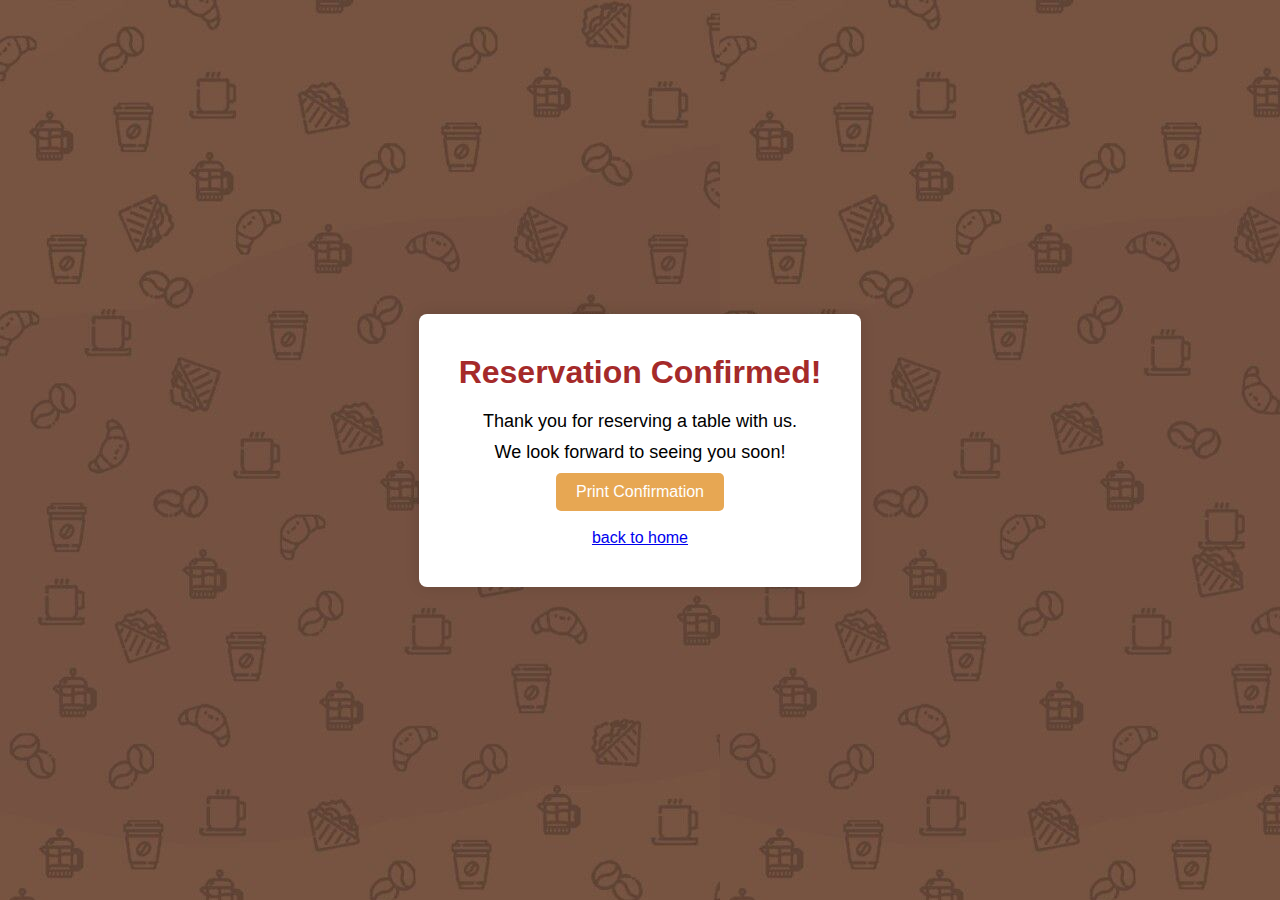
<file: bookconfirm.html>
<!DOCTYPE html>
<html lang="en">
<head>
  <meta charset="UTF-8">
  <meta name="viewport" content="width=device-width, initial-scale=1.0">
  <title>Reservation Confirmation</title>
  <link rel="icon" type="image" href="logo1.jpg">
  <link rel="stylesheet" href="bookconfirrr.css">
</head>
<body>
  <div class="container">
    <div class="confirmation-box">
      <h1>Reservation Confirmed!</h1>
      <p>Thank you for reserving a table with us.</p>
      <p>We look forward to seeing you soon!</p>
      <button>Print Confirmation</button>
      <br><br>
      <a href="projecttt.html">back to home</a>
    </div>
  </div>
</body>
</html>
</file>
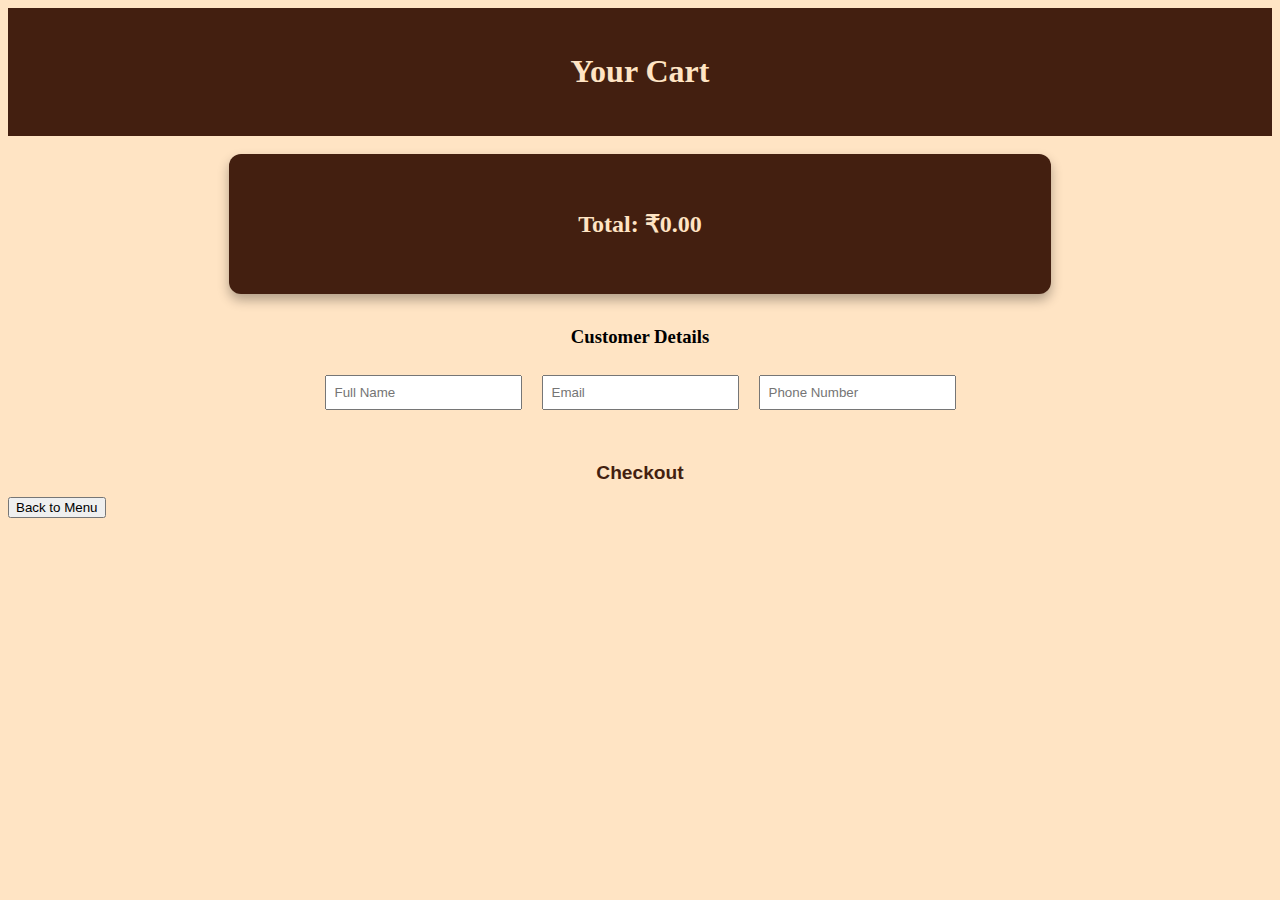
<file: cart.html>
<!DOCTYPE html>
<html lang="en">
<head>
  <script src="https://checkout.razorpay.com/v1/checkout.js"></script>
  <meta charset="UTF-8">
  <meta name="viewport" content="width=device-width, initial-scale=1.0">
  <title>Cart</title>
  <link rel="icon" type="image" href="logo1.jpg">
  <link rel="stylesheet" href="cartt.css">
</head>
<body>
  <header>
    <h1>Your Cart</h1>
  </header>
<br>
  <main>
    <div id="cartContainer">
      <ul id="cartList"></ul>
      <p id="totalPrice">Total: ₹0.00</p>
    </div>
    <div id="customerDetails" style="margin: 2rem 0; text-align: center;">
      <h3>Customer Details</h3>
      <input type="text" id="customerName" placeholder="Full Name" required style="padding: 0.5rem; margin: 0.5rem;">
      <input type="email" id="customerEmail" placeholder="Email" required style="padding: 0.5rem; margin: 0.5rem;">
      <input type="tel" id="customerPhone" placeholder="Phone Number" required style="padding: 0.5rem; margin: 0.5rem;">
    </div>
    
    <button id="checkoutButton" onclick="checkout()">Checkout</button>
    <button id="getlost" onclick="goBack()">Back to Menu</button>
  </main>
  <script src="carttt.js"></script>
</body>
</html>
</file>
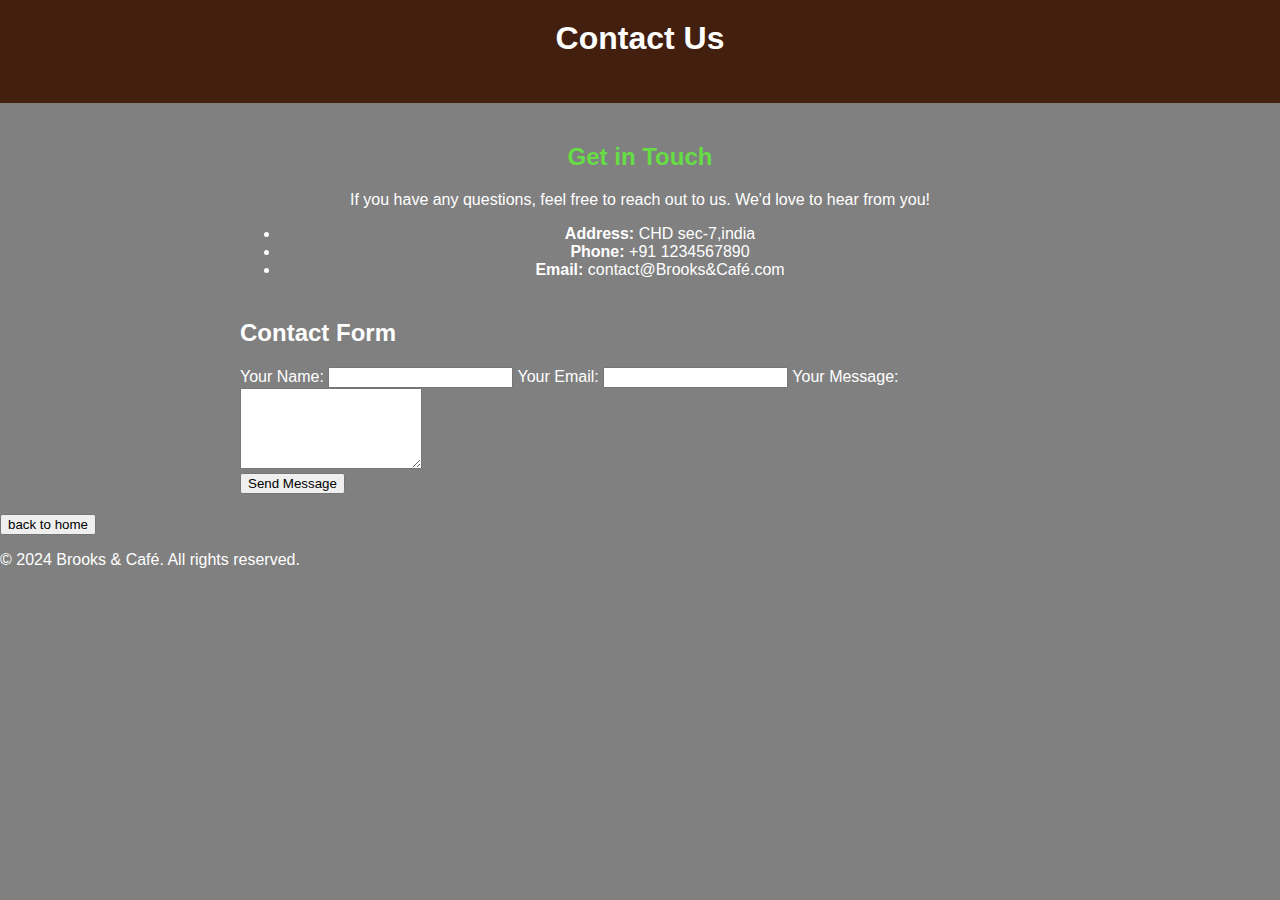
<file: contact.html>
<!DOCTYPE html>
<html lang="en">
<head>
    <meta charset="UTF-8">
    <meta name="viewport" content="width=device-width, initial-scale=1.0">
    <title>Contact Us - Brooks & Café</title>
    <link rel="icon" type="image" href="logo1.jpg">
    <link rel="stylesheet" href="contacc.css">
</head>
<body>
    <header>
        <h1>Contact Us</h1>
        <nav>
            <ul>
                
            </ul>
        </nav>
    </header>

    <main>
        <section id="contact-info">
            <h2>Get in Touch</h2>
            <p>If you have any questions, feel free to reach out to us. We'd love to hear from you!</p>
            <ul>
                <li><strong>Address:</strong> CHD sec-7,india</li>
                <li><strong>Phone:</strong> +91 1234567890</li>
                <li><strong>Email:</strong> contact@Brooks&Café.com</li>
            </ul>
        </section>

        <section id="contact-form">
            <h2>Contact Form</h2>
            <form action="#" method="post">
                <label for="name">Your Name:</label>
                <input type="text" id="name" name="name" required>

                <label for="email">Your Email:</label>
                <input type="email" id="email" name="email" required>

                <label for="message">Your Message:</label>
                <textarea id="message" name="message" rows="5" required></textarea>

                
            </form>
            <a href="thankyu.html"><button type="">Send Message</button></a>
        </section>
    </main>
    <form><button type="submit" formaction="projecttt.html">back to home</button></form>
    <footer>
        <p>&copy; 2024 Brooks & Café. All rights reserved.</p>
    </footer>
</body>
</html>
</file>
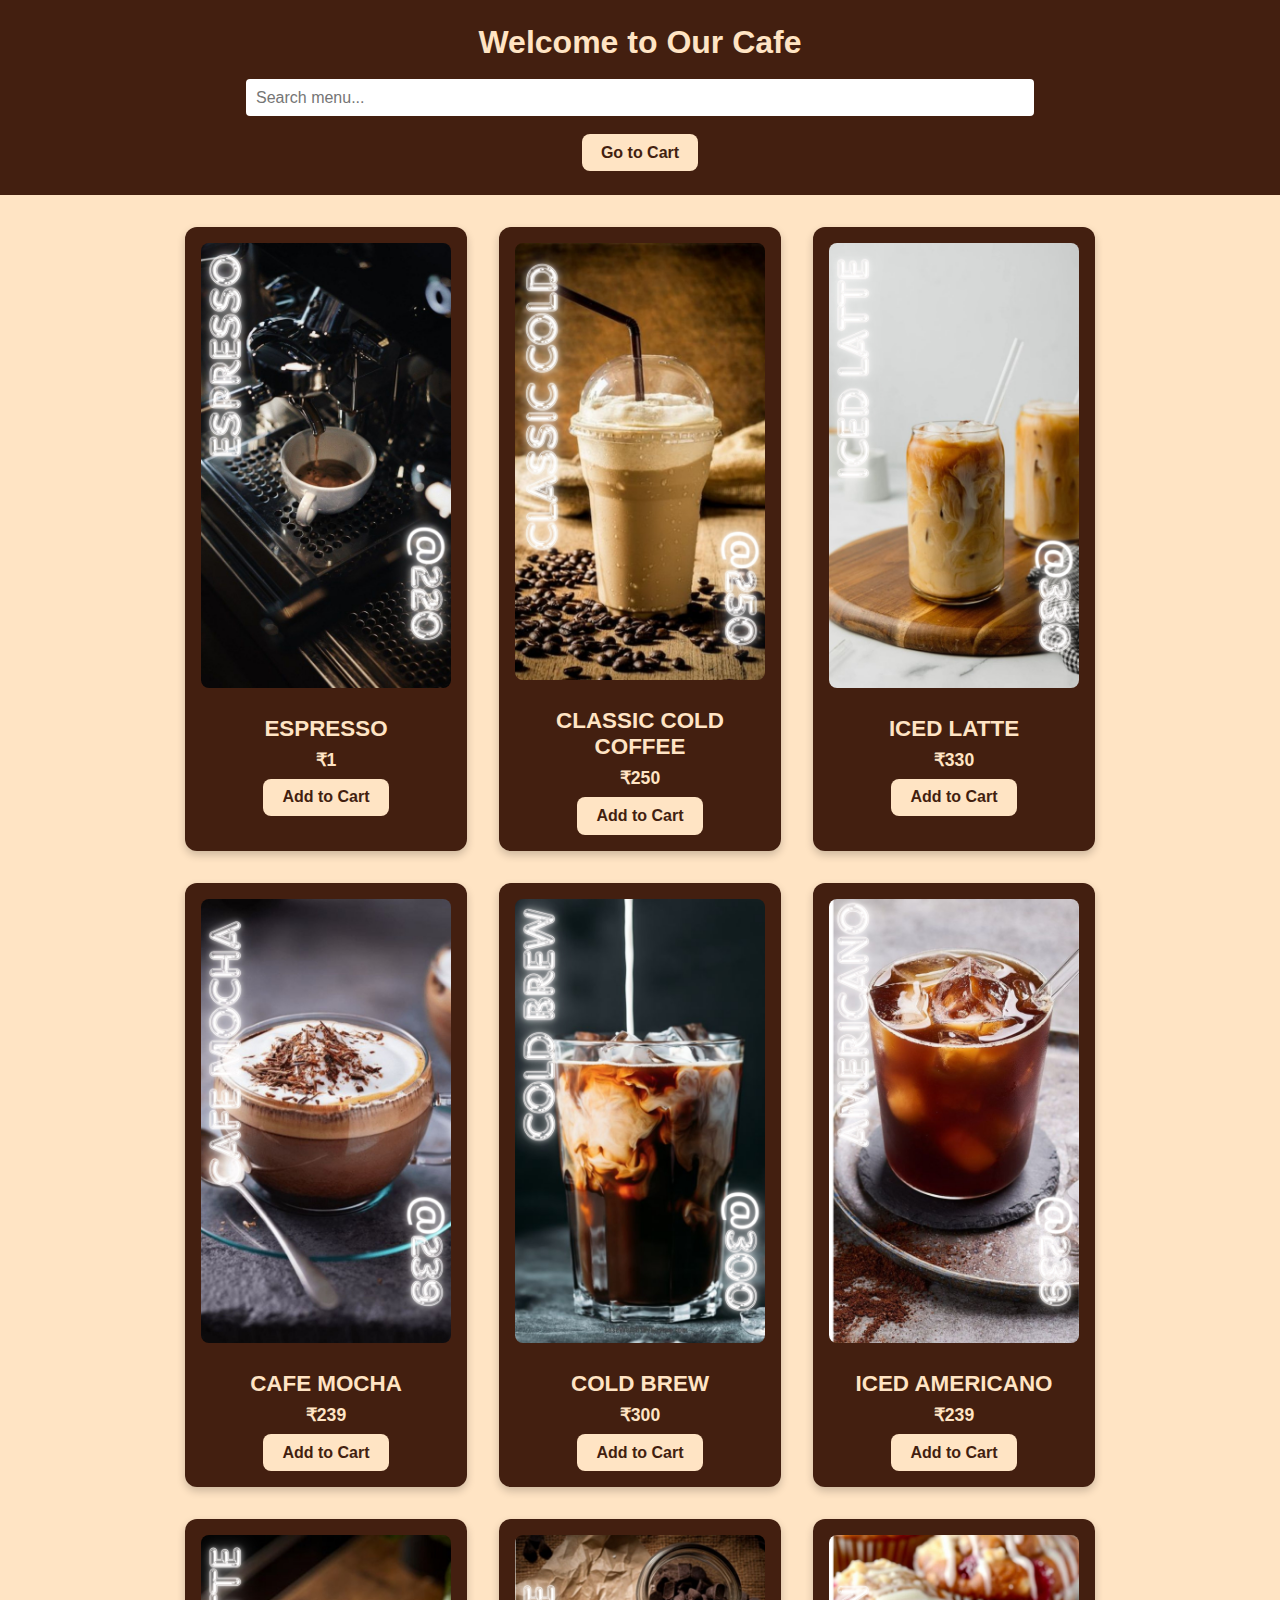
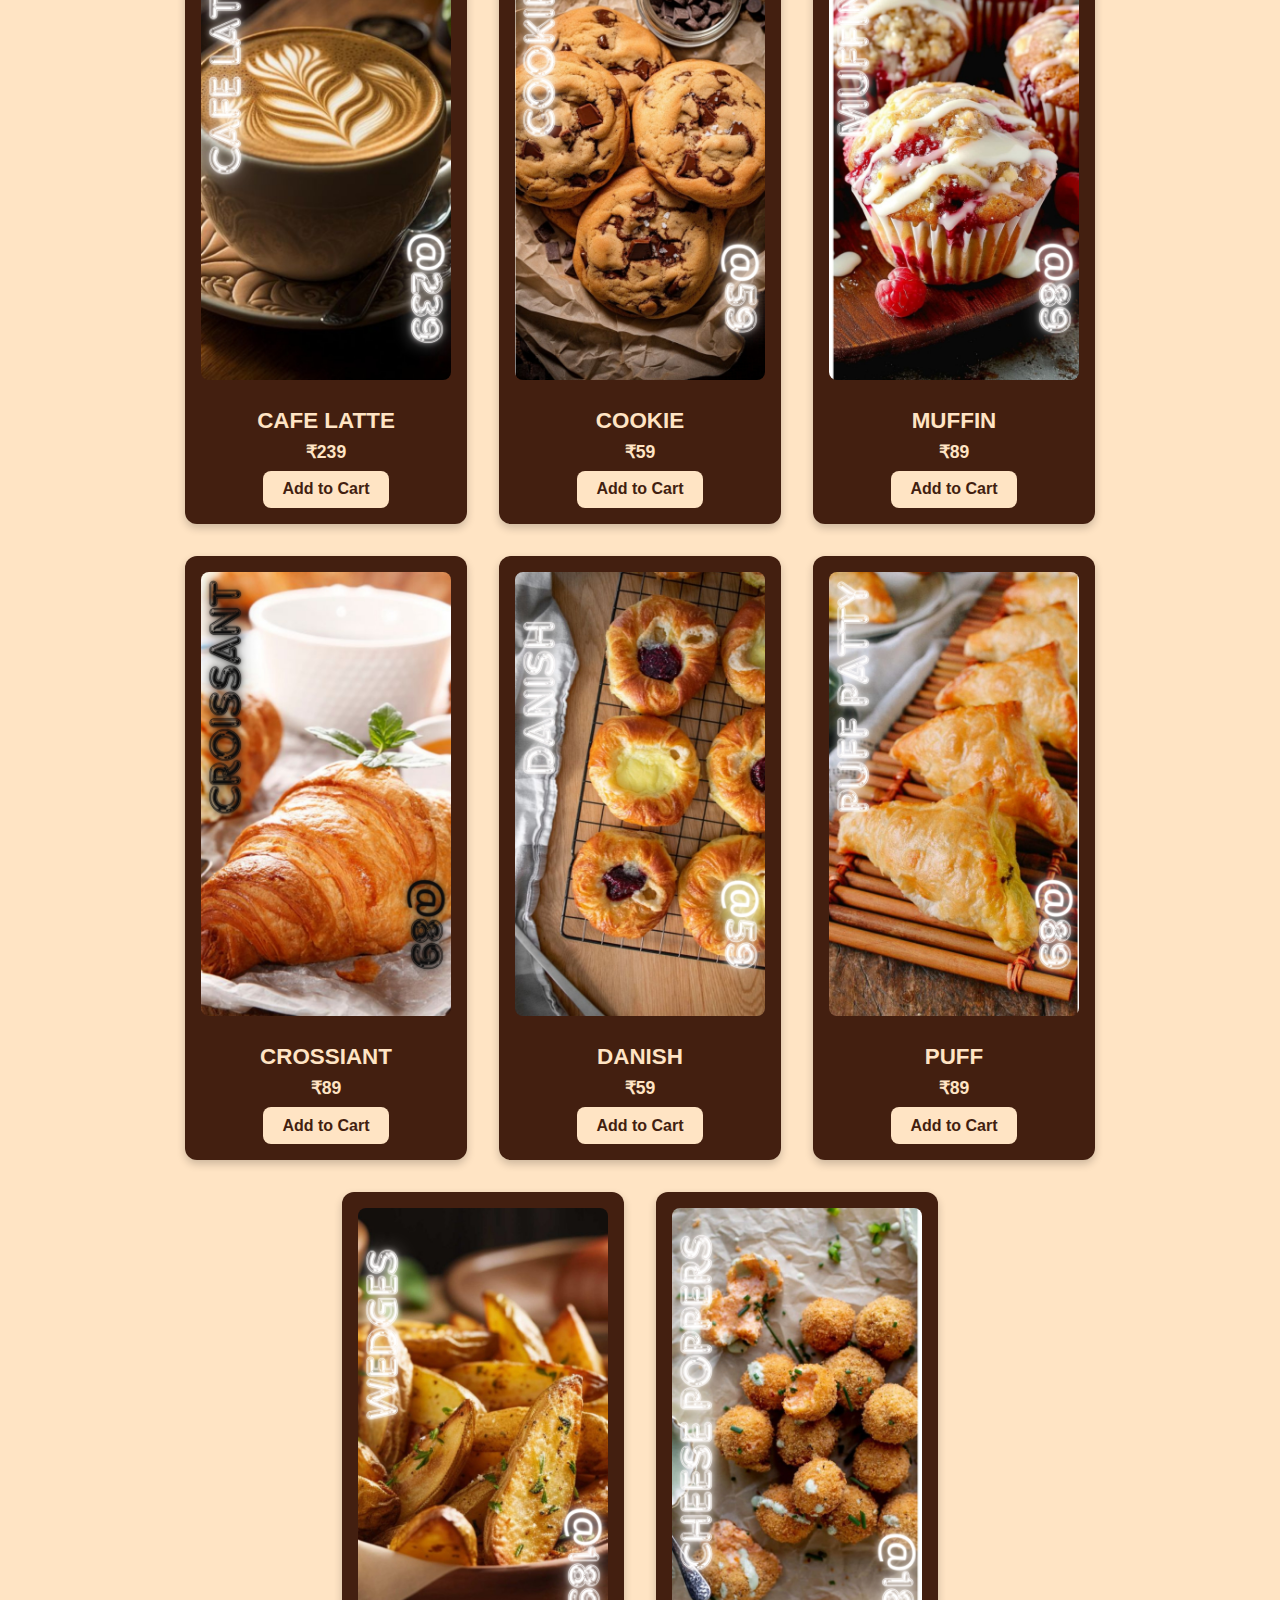
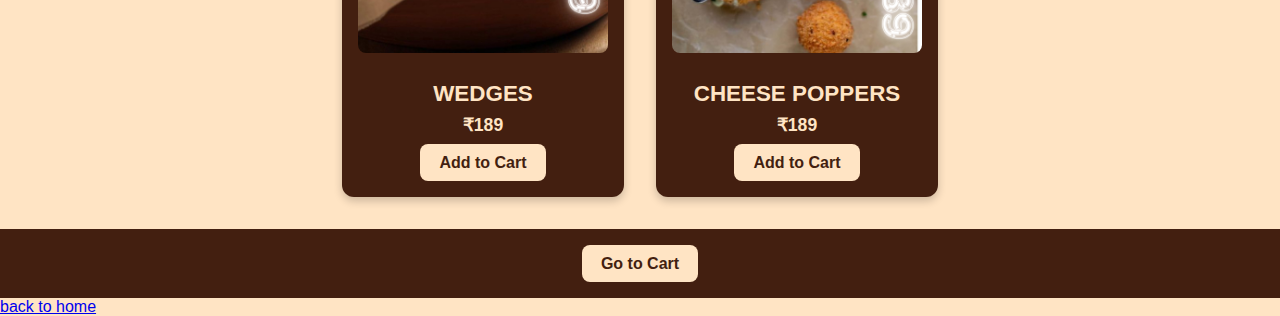
<file: menu.html>
<!DOCTYPE html>
<html lang="en">
<head>
  <meta charset="UTF-8">
  <meta name="viewport" content="width=device-width, initial-scale=1.0">
  <title>Menu</title>
  <link rel="icon" type="image" href="logo1.jpg">
  <link rel="stylesheet" href="menuuu.css">
</head>
<body>
  <header>
    <h1>Welcome to Our Cafe</h1>
    <div class="search-bar">
      <input type="text" id="searchInput" placeholder="Search menu..." oninput="filterMenu()">
    </div>
    <button onclick="goToCart()">Go to Cart</button>
  </header>

  <main>
    <div class="menu-container" id="menuContainer">
      <!-- Menu Item 1 -->
      <div class="menu-item">
        <img src="cofee1.jpg" alt="espresso">
        <h3>ESPRESSO</h3>
        <p class="price">₹1</p>
        <button onclick="addToCart('ESPRESSO', 1)">Add to Cart</button>
      </div>

      <!-- Menu Item 2 -->
      <div class="menu-item">
        <img src="cofee2.jpg" alt="classic cold coffee">
        <h3>CLASSIC COLD COFFEE</h3>
        <p class="price">₹250</p>
        <button onclick="addToCart('CLASSIC COLD COFFEE', 250)">Add to Cart</button>
      </div>

      <!-- Menu Item 3 -->
      <div class="menu-item">
        <img src="cofee3.jpg" alt="iced latte">
        <h3>ICED LATTE</h3>
        <p class="price">₹330</p>
        <button onclick="addToCart('ICED LATTE', 330)">Add to Cart</button>
      </div>

      <!-- Menu Item 4 -->
      <div class="menu-item">
        <img src="cofee4.jpg" alt="CAFE MOCHA">
        <h3>CAFE MOCHA</h3>
        <p class="price">₹239</p>
        <button onclick="addToCart('CAFE MOCHA', 239)">Add to Cart</button>
      </div>
    
     <!-- Menu Item 5 -->
     <div class="menu-item">
        <img src="cofee5.jpg" alt="COLD BREW">
        <h3>COLD BREW</h3>
        <p class="price">₹300</p>
        <button onclick="addToCart('COLD BREW', 300)">Add to Cart</button>
      </div>
      <!-- Menu Item 5 -->
     <div class="menu-item">
        <img src="cofee6.jpg" alt="ICED AMERICANO">
        <h3>ICED AMERICANO</h3>
        <p class="price">₹239</p>
        <button onclick="addToCart('ICED AMERICANO', 239)">Add to Cart</button>
      </div>
      <!-- Menu Item 5 -->
     <div class="menu-item">
        <img src="cofee7.jpg" alt="CAFE LATTE">
        <h3>CAFE LATTE</h3>
        <p class="price">₹239</p>
        <button onclick="addToCart('CAFE LATTE', 239)">Add to Cart</button>
      </div>
      <!-- Menu Item 5 -->
     <div class="menu-item">
        <img src="cookie.jpg" alt="COOKIE">
        <h3>COOKIE</h3>
        <p class="price">₹59</p>
        <button onclick="addToCart('COOKIE', 59)">Add to Cart</button>
      </div>
      <!-- Menu Item 5 -->
     <div class="menu-item">
        <img src="muffin .jpg" alt="MUFFIN">
        <h3>MUFFIN</h3>
        <p class="price">₹89</p>
        <button onclick="addToCart('MUFFIN', 89)">Add to Cart</button>
      </div>
      <!-- Menu Item 5 -->
     <div class="menu-item">
        <img src="crossiant.jpg" alt="CROSSIANT">
        <h3>CROSSIANT</h3>
        <p class="price">₹89</p>
        <button onclick="addToCart('CROSSIANT', 89)">Add to Cart</button>
      </div>
      <!-- Menu Item 5 -->
     <div class="menu-item">
        <img src="danish.jpg" alt="DANISH">
        <h3>DANISH</h3>
        <p class="price">₹59</p>
        <button onclick="addToCart('DANISH', 59)">Add to Cart</button>
      </div>
      <!-- Menu Item 5 -->
     <div class="menu-item">
        <img src="puff.jpg" alt="PUFF">
        <h3>PUFF</h3>
        <p class="price">₹89</p>
        <button onclick="addToCart('PUFF', 89)">Add to Cart</button>
      </div>
      <!-- Menu Item 5 -->
     <div class="menu-item">
        <img src="wedges.jpg" alt="WEDGES">
        <h3>WEDGES</h3>
        <p class="price">₹189</p>
        <button onclick="addToCart('WEDGES', 189)">Add to Cart</button>
      </div>
      <!-- Menu Item 5 -->
     <div class="menu-item">
        <img src="poppers.jpg" alt="CHEESE POPPERS">
        <h3>CHEESE POPPERS</h3>
        <p class="price">₹189</p>
        <button onclick="addToCart('CHEESE POPPERS', 189)">Add to Cart</button>
      </div>

    </div>
  </main>

  <footer>
    <button onclick="goToCart()">Go to Cart</button>
  </footer>
  <a href="projecttt.html">back to home</a>
  <script src="menuuuu.js"></script>
</body>
</html>
</file>
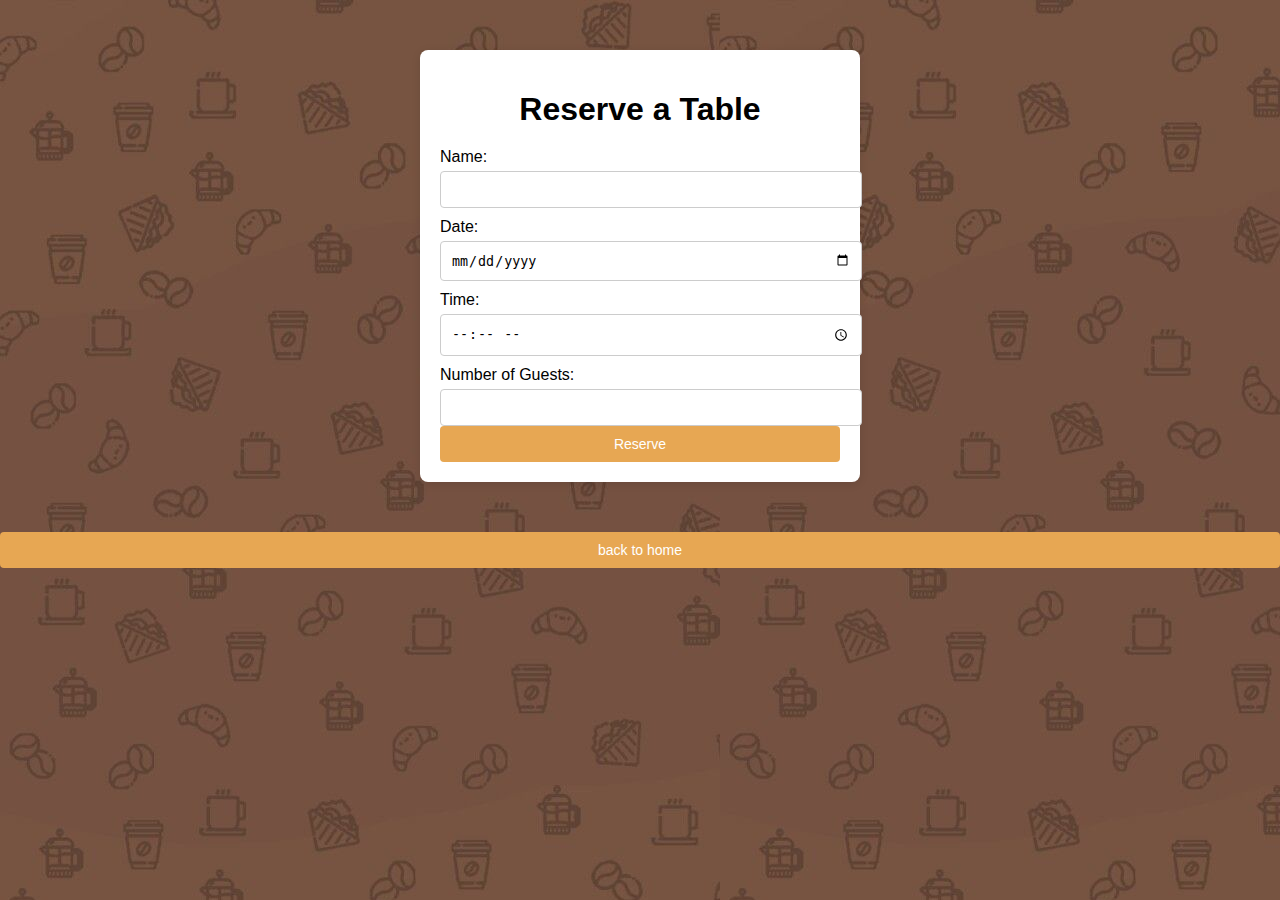
<file: reserve.html>
<!DOCTYPE html>
<html lang="en">
<head>
    <meta charset="UTF-8">
    <meta name="viewport" content="width=device-width, initial-scale=1.0">
    <title>Reserve a Table</title>
    <link rel="icon" type="image" href="logo1.jpg">
    <link rel="stylesheet" href="reserr.css">
</head>
<body>
    <div class="container">
        <h1>Reserve a Table</h1>
        <form id="reservation-form">
            <label for="name">Name:</label>
            <input type="text" id="name" name="name" required>

            <label for="date">Date:</label>
            <input type="date" id="date" name="date" required>

            <label for="time">Time:</label>
            <input type="time" id="time" name="time" required>

            <label for="guests">Number of Guests:</label>
            <input type="number" id="guests" name="guests" min="1" max="20" required>
            <button type="submit" formaction="bookconfirm.html">Reserve</button>
        </form>
    </div>
    <form><button type="submit" formaction="index.html">back to home</button></form>
</body>
</html>
</file>
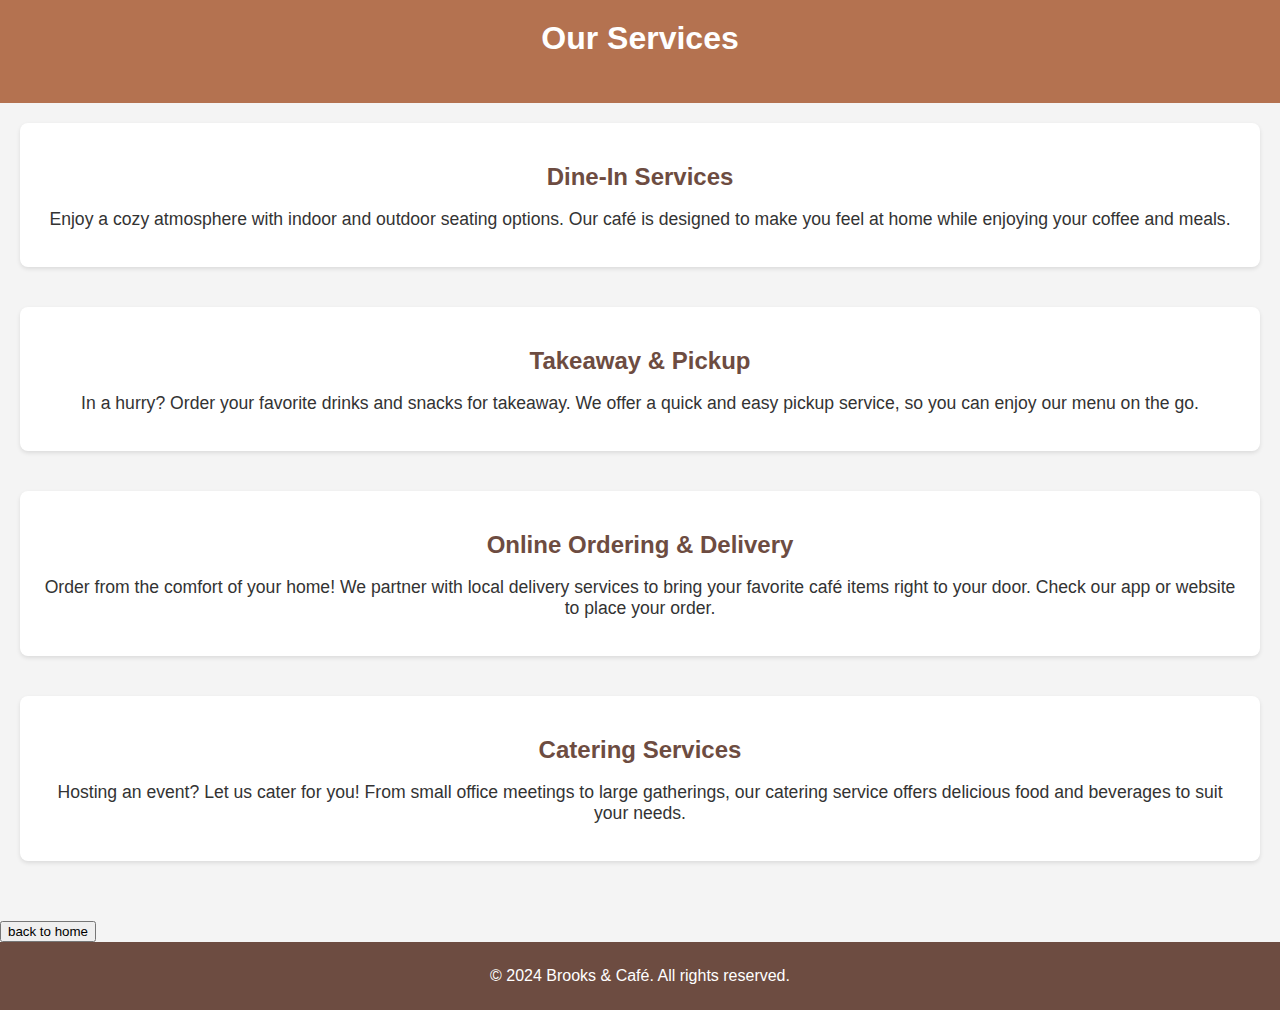
<file: services.html>
<!DOCTYPE html>
<html lang="en">
<head>
    <meta charset="UTF-8">
    <meta name="viewport" content="width=device-width, initial-scale=1.0">
    <title>Our Services - Brooks & Café</title>
    <link rel="icon" type="image" href="logo1.jpg">
    <link rel="stylesheet" href="servicc.css">
</head>
<body>
    <header>
        <h1>Our Services</h1>
        <nav>
            <ul>
                
            </ul>
        </nav>
    </header>

    <main>
        <section class="service" id="dine-in">
            <h2>Dine-In Services</h2>
            <p>Enjoy a cozy atmosphere with indoor and outdoor seating options. Our café is designed to make you feel at home while enjoying your coffee and meals.</p>
        </section>

        <section class="service" id="takeaway">
            <h2>Takeaway & Pickup</h2>
            <p>In a hurry? Order your favorite drinks and snacks for takeaway. We offer a quick and easy pickup service, so you can enjoy our menu on the go.</p>
        </section>

        <section class="service" id="online-order">
            <h2>Online Ordering & Delivery</h2>
            <p>Order from the comfort of your home! We partner with local delivery services to bring your favorite café items right to your door. Check our app or website to place your order.</p>
        </section>

        <section class="service" id="catering">
            <h2>Catering Services</h2>
            <p>Hosting an event? Let us cater for you! From small office meetings to large gatherings, our catering service offers delicious food and beverages to suit your needs.</p>
        </section>
    </main>
    <form><button type="submit" formaction="index.html">back to home</button></form>

    <footer>
        <p>&copy; 2024 Brooks & Café. All rights reserved.</p>
    </footer>
</body>
</html>
</file>
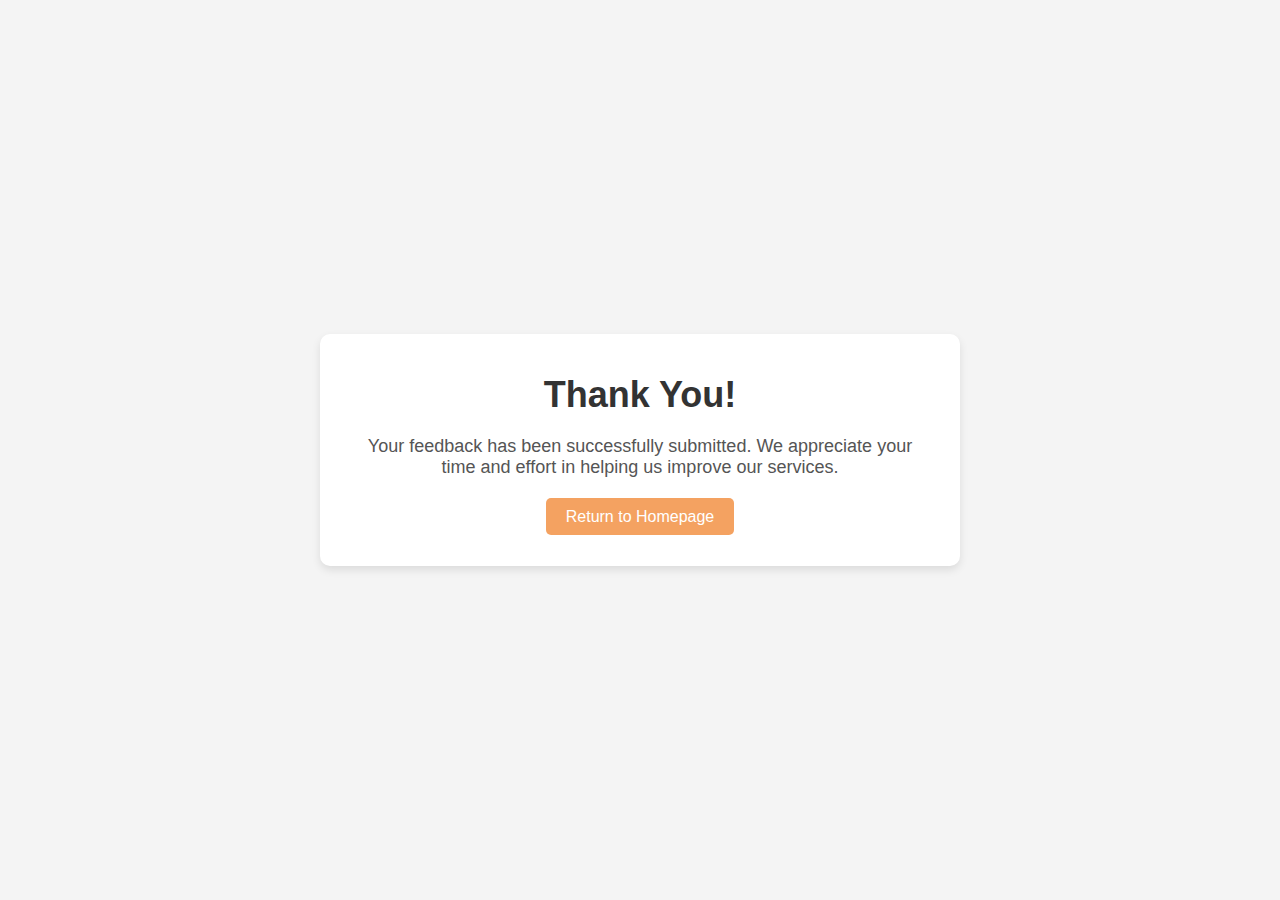
<file: thankyu.html>
<!DOCTYPE html>
<html lang="en">
<head>
    <meta charset="UTF-8">
    <meta name="viewport" content="width=device-width, initial-scale=1.0">
    <title>Thank You for Your Feedback</title>
    <link rel="icon" type="image" href="logo1.jpg">
    <link rel="stylesheet" href="thankyy.css">
</head>
<body>
    <div class="thank-you-container">
        <h1>Thank You!</h1>
        <p>Your feedback has been successfully submitted. We appreciate your time and effort in helping us improve our services.</p>
        <a href="index.html" class="btn">Return to Homepage</a>
    </div>
</body>
</html>
</file>
<file: bookconfirrr.css>
* {
    margin: 0;
    padding: 0;
    box-sizing: border-box;
    
  }
  
  body {
    font-family: 'Arial', sans-serif;
    background-color: #f4f4f4;
    background: url('back1.jpg');
  }
  
  .container {
    display: flex;
    justify-content: center;
    align-items: center;
    height: 100vh;
  }
  
  .confirmation-box {
    background-color: #fff;
    padding: 40px;
    border-radius: 8px;
    box-shadow: 0px 0px 15px rgba(0, 0, 0, 0.1);
    text-align: center;
  }
  
  h1 {
    color: brown;
    margin-bottom: 20px;
  }
  
  p {
    margin-bottom: 10px;
    font-size: 18px;
  }
  
  ul {
    list-style: none;
    margin-bottom: 20px;
  }
  
  ul li {
    font-size: 18px;
    margin-bottom: 5px;
  }
  
  button {
    padding: 10px 20px;
    font-size: 16px;
    color: #fff;
    background-color: rgb(231, 167, 83);
    border: none;
    border-radius: 5px;
    cursor: pointer;
  }
  
  button:hover {
    background-color: #B47250;
  }
</file>
<file: cartt.css>
body{
    background-color: bisque;
}
header {
    text-align: center;
    background-color: #431f10;
    color: bisque;
    padding: 1.5rem 0;
  }
/* Cart Container */
#cartContainer {
    padding: 2rem;
    margin: 0 auto;
    width: 60%;
    background-color: #431f10;
    color: bisque;
    border-radius: 12px;
    box-shadow: 0 6px 12px rgba(0, 0, 0, 0.3);
  }
  
  /* Cart Items */
  .cart-item {
    display: flex;
    justify-content: space-between;
    align-items: center;
    margin: 0.5rem 0;
    padding: 0.5rem;
    background-color: bisque;
    color: #431f10;
    border-radius: 8px;
    font-size: 1.1rem;
    box-shadow: 0 2px 4px rgba(0, 0, 0, 0.2);
  }
  
  /* Quantity Controls */
  .quantity-controls {
    display: flex;
    align-items: center;
    gap: 0.5rem;
  }
  
  .quantity-btn {
    padding: 0.3rem 0.6rem;
    background-color: #431f10;
    color: bisque;
    border: none;
    border-radius: 4px;
    cursor: pointer;
    font-size: 1rem;
  }
  
  .quantity-btn:hover {
    background-color: #d17e59;
  }
  
  .quantity {
    font-size: 1.1rem;
    font-weight: bold;
  }
  
  /* Remove Button */
  .remove-button {
    padding: 0.4rem 0.8rem;
    background-color: #ff4d4d;
    color: white;
    border: none;
    border-radius: 6px;
    font-size: 0.9rem;
    cursor: pointer;
    transition: background-color 0.3s ease;
  }
  
  .remove-button:hover {
    background-color: #e60000;
  }
  
  /* Total Price */
  #totalPrice {
    font-size: 1.5rem;
    font-weight: bold;
    text-align: center;
    margin: 1.5rem 0;
  }
  
  /* Checkout Button */
  #checkoutButton {
    width: 100%;
    padding: 0.8rem;
    background-color: bisque;
    color: #431f10;
    font-size: 1.2rem;
    font-weight: bold;
    border: none;
    border-radius: 10px;
    cursor: pointer;
    transition: background-color 0.3s ease, color 0.3s ease;
  }
  
  #checkoutButton:hover {
    background-color: #d17e59;
    color: white;
  }
</file>
<file: contacc.css>
/* General Styles */
body {
    font-family: Arial, sans-serif;
    margin: 0;
    padding: 0;
    background-color: grey;
    color: white;
    
}

/* Header Styles */
header {
    background-color: #431f10;
    color: white;
    padding: 20px 0;
    text-align: center;
}

header h1 {
    margin: 0;
}

nav ul {
    list-style: none;
    padding: 0;
    display: flex;
    justify-content: center;
    margin-top: 10px;
}

nav ul li {
    margin: 0 15px;
}

nav ul li a {
    color: white;
    text-decoration: none;
    font-weight: bold;
}

nav ul li a:hover {
    text-decoration: underline;
}

/* Main Section Styles */
main {
    padding: 20px;
    max-width: 800px;
    margin: 0 auto;
}

#contact-info {
    text-align: center;
    margin-bottom: 40px;
}

#contact-info h2 {
    font-size: 1.5rem;
    color: #6d4
}
</file>
<file: menuuu.css>
/* General Body Styling */
body {
    font-family: 'Arial', sans-serif;
    margin: 0;
    padding: 0;
    background-color: bisque;
    color: #431f10;
  }
  
  /* Header Styling */
  header {
    text-align: center;
    background-color: #431f10;
    color: bisque;
    padding: 1.5rem 0;
  }
  
  header h1 {
    font-size: 2rem;
    margin: 0;
  }
  
  .search-bar {
    margin: 1rem auto;
  }
  
  .search-bar input {
    width: 60%;
    padding: 0.6rem;
    font-size: 1rem;
    border: 2px solid #431f10;
    border-radius: 6px;
    background-color: #fff;
    color: #431f10;
  }
  
  .search-bar input:focus {
    outline: none;
    border-color: #d17e59;
    box-shadow: 0 0 5px #d17e59;
  }
  
  /* Menu Container */
  .menu-container {
    display: flex;
    flex-wrap: wrap;
    justify-content: center;
    gap: 2rem;
    padding: 2rem;
  }
  
  .menu-item {
    background-color: #431f10;
    color: bisque;
    border-radius: 12px;
    box-shadow: 0 4px 8px rgba(0, 0, 0, 0.2);
    width: 250px;
    text-align: center;
    padding: 1rem;
    transition: all ease-in-out 0.5s;
  }
  
  .menu-item img {
    width: 100%;
    height: auto;
    border-radius: 8px;
    margin-bottom: 1rem;
  }
  
  .menu-item h3 {
    font-size: 1.4rem;
    margin: 0.5rem 0;
  }
  
  .menu-item .price {
    font-size: 1.1rem;
    font-weight: bold;
    margin: 0.5rem 0;
  }
  
  .menu-item button {
    padding: 0.6rem 1.2rem;
    background-color: bisque;
    color: #431f10;
    border: none;
    border-radius: 8px;
    cursor: pointer;
    font-size: 1rem;
    font-weight: bold;
    transition: background-color 0.3s ease, color 0.3s ease;
  }
  
  .menu-item button:hover {
    background-color: #d17e59;
    color: white;
  }
  
  .menu-item:hover {
    transform: translateY(-5px);
    box-shadow: 0 8px 16px rgba(0, 0, 0, 0.3);
    
    
  }
  
  /* Footer Styling */
  footer {
    background-color: #431f10;
    color: bisque;
    text-align: center;
    padding: 1rem;
  }
  
  footer button {
    padding: 0.6rem 1.2rem;
    background-color: bisque;
    color: #431f10;
    border: none;
    border-radius: 8px;
    font-size: 1rem;
    font-weight: bold;
    cursor: pointer;
    transition: background-color 0.3s ease, color 0.3s ease;
  }
  
  footer button:hover {
    background-color: #d17e59;
    color: white;
  }
  header button{
    padding: 0.6rem 1.2rem;
    background-color: bisque;
    color: #431f10;
    border: none;
    border-radius: 8px;
    font-size: 1rem;
    font-weight: bold;
    cursor: pointer;
    transition: background-color 0.3s ease, color 0.3s ease;
  }
  header button:hover {
    background-color: #d17e59;
    color: white;
  }
</file>
<file: reserr.css>
body {
    font-family: Arial, sans-serif;
    background-color: #f4f4f4;
    margin: 0;
    padding: 0;
    background: url('back1.jpg');
}

.container {
    max-width: 400px;
    margin: 50px auto;
    padding: 20px;
    background: white;
    border-radius: 8px;
    box-shadow: 0 2px 10px rgba(0, 0, 0, 0.1);
}

h1 {
    text-align: center;
    margin-bottom: 20px;
}

label {
    display: block;
    margin: 10px 0 5px;
}

input[type="text"],
input[type="date"],
input[type="time"],
input[type="number"] {
    width: 100%;
    padding: 10px;
    border: 1px solid #ccc;
    border-radius: 4px;
}

button {
    width: 100%;
    padding: 10px;
    background-color: rgb(231, 167, 83);
    color: white;
    border: none;
    border-radius: 4px;
    cursor: pointer;
    font-size: 14px; 
    transition: all ease-in-out 0.5s;
}

button:hover {
    background-image: url('https://media1.tenor.com/m/NRSacYCof9cAAAAC/black-smoke.gif');
    font-size: 18px;
}
</file>
<file: servicc.css>
/* General Styles */
body {
    font-family: Arial, sans-serif;
    margin: 0;
    padding: 0;
    background-color: #f4f4f4;
    color: #333;
}

/* Header Styles */
header {
    background-color: #B47250;
    color: white;
    padding: 20px 0;
    text-align: center;
}

header h1 {
    margin: 0;
}

nav ul {
    list-style: none;
    padding: 0;
    display: flex;
    justify-content: center;
    margin-top: 10px;
}

nav ul li {
    margin: 0 15px;
}

nav ul li a {
    color: white;
    text-decoration: none;
    font-weight: bold;
}

nav ul li a:hover {
    text-decoration: underline;
}

/* Main Section Styles */
main {
    padding: 20px;
    text-align: center;
}

section.service {
    margin-bottom: 40px;
    background-color: white;
    padding: 20px;
    border-radius: 8px;
    box-shadow: 0 2px 4px rgba(0, 0, 0, 0.1);
}

section h2 {
    font-size: 1.5rem;
    margin-bottom: 15px;
    color: #6d4c41;
}

section p {
    font-size: 1.1rem;
}

/* Footer Styles */
footer {
    background-color: #6d4c41;
    color: white;
    padding: 20px 0;
    text-align: center;
}

footer p {
    margin: 5px 0;
}
</file>
<file: thankyy.css>
* {
    margin: 0;
    padding: 0;
    box-sizing: border-box;
}

body {
    font-family: 'Arial', sans-serif;
    background-color: #f4f4f4;
    display: flex;
    justify-content: center;
    align-items: center;
    height: 100vh;
    text-align: center;
}

.thank-you-container {
    background-color: #fff;
    padding: 40px;
    border-radius: 10px;
    box-shadow: 0 4px 8px rgba(0, 0, 0, 0.1);
    width: 50%;
}

.thank-you-container h1 {
    font-size: 36px;
    color: #333;
    margin-bottom: 20px;
}

.thank-you-container p {
    font-size: 18px;
    color: #555;
    margin-bottom: 30px;
}

.btn {
    background-color: #f4a261;
    color: #fff;
    padding: 10px 20px;
    text-decoration: none;
    font-size: 16px;
    border-radius: 5px;
    transition: background-color 0.3s ease;
}

.btn:hover {
    background-color: #e76f51;
}
</file>
